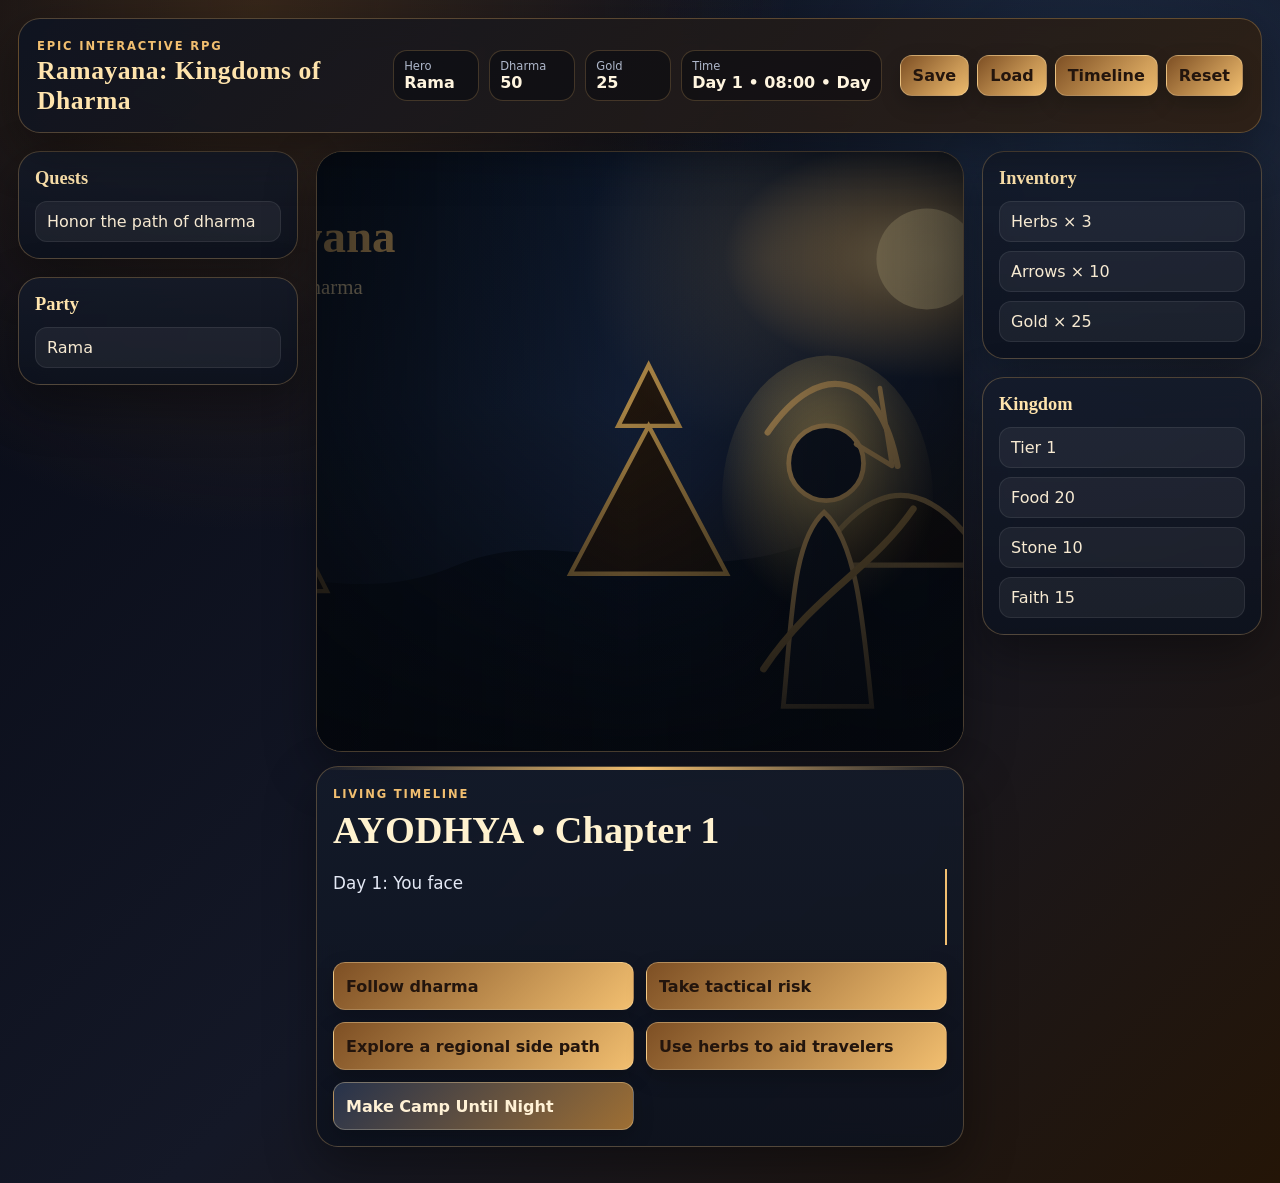
<file: index.html>
<!DOCTYPE html>
<html lang="en">
<head>
  <meta charset="UTF-8" />
  <meta name="viewport" content="width=device-width, initial-scale=1.0" />
  <title>Ramayana: Kingdoms of Dharma</title>
  <link rel="stylesheet" href="styles.css" />
  <link rel="icon" type="image/x-icon" href="ramayana_favicon.ico" />
</head>
<body>
  <div id="app" class="game-shell" data-phase="day">
    <header class="topbar" aria-label="Player and world status">
      <div class="brand-block">
        <span class="eyebrow">Epic Interactive RPG</span>
        <h1>Ramayana: Kingdoms of Dharma</h1>
      </div>
      <dl class="topbar-stats">
        <div><dt>Hero</dt><dd id="playerName">Rama</dd></div>
        <div><dt>Dharma</dt><dd id="dharmaValue">50</dd></div>
        <div><dt>Gold</dt><dd id="goldValue">25</dd></div>
        <div><dt>Time</dt><dd id="timeValue">Day 1 • 08:00 • Day</dd></div>
      </dl>
      <div class="topbar-actions">
        <button id="saveBtn" type="button">Save</button>
        <button id="loadBtn" type="button">Load</button>
        <button id="timelineBtn" type="button">Timeline</button>
        <button id="resetBtn" type="button">Reset</button>
      </div>
    </header>

    <aside class="side-panel left-panel" aria-label="Quests and party">
      <section class="panel-card">
        <h2>Quests</h2>
        <ul id="questList" class="hud-list"></ul>
      </section>
      <section class="panel-card">
        <h2>Party</h2>
        <ul id="partyList" class="hud-list"></ul>
      </section>
    </aside>

    <main class="scene-stage" aria-live="polite">
      <div class="scene-image-wrap">
        <img id="bgImage" alt="Scene background" src="assets/images/fallback-scene.svg" />
        <img id="charImage" alt="Character portrait" src="assets/images/fallback-character.svg" />
        <div class="image-overlay"></div>
      </div>
      <article id="sceneCard" class="scene-card">
        <span class="scene-kicker">Living Timeline</span>
        <h2 id="sceneTitle"></h2>
        <p id="sceneText"></p>
        <div id="choices" class="choice-grid"></div>
      </article>
    </main>

    <aside class="side-panel right-panel" aria-label="Inventory and kingdom status">
      <section class="panel-card">
        <h2>Inventory</h2>
        <ul id="inventoryList" class="hud-list"></ul>
      </section>
      <section class="panel-card">
        <h2>Kingdom</h2>
        <ul id="kingdomStatus" class="hud-list"></ul>
      </section>
    </aside>

    <section id="timelinePanel" class="timeline hidden">
      <div>
        <h2>Journey Timeline</h2>
        <ol id="timelineList"></ol>
      </div>
      <div>
        <h2>Receipts</h2>
        <ol id="receiptList"></ol>
      </div>
    </section>
  </div>

  <script type="module" src="script.js"></script>
</body>
</html>
</file>
<file: styles.css>
:root{
  --bg:#070b13;
  --panel:rgba(20,27,42,.84);
  --panel-strong:rgba(11,16,27,.94);
  --accent:#f2bf70;
  --accent-2:#9f6b2e;
  --text:#f4efe7;
  --muted:#aeb7ca;
  --danger:#b85b4d;
  --border:rgba(242,191,112,.28);
  --shadow:0 18px 50px rgba(0,0,0,.38);
}
*{box-sizing:border-box}
html{min-height:100%;background:var(--bg)}
body{margin:0;min-height:100vh;font-family:Inter,ui-sans-serif,system-ui,-apple-system,BlinkMacSystemFont,"Segoe UI",sans-serif;background:radial-gradient(circle at 20% 0%,rgba(111,71,28,.45),transparent 34%),radial-gradient(circle at 85% 12%,rgba(47,82,124,.35),transparent 32%),linear-gradient(135deg,#060914,#141827 55%,#241507);color:var(--text)}
button{font:inherit}
.game-shell{width:min(1500px,100%);min-height:100vh;margin:auto;padding:18px;display:grid;grid-template-columns:minmax(210px,280px) minmax(0,1fr) minmax(210px,280px);grid-template-rows:auto 1fr auto;gap:18px;transition:filter .45s ease,background .45s ease}
.game-shell[data-phase="night"]{filter:saturate(.85) brightness(.86)}
.topbar{grid-column:1/-1;display:grid;grid-template-columns:minmax(240px,1fr) auto auto;gap:18px;align-items:center;background:linear-gradient(135deg,rgba(15,20,33,.95),rgba(48,32,18,.88));padding:16px 18px;border:1px solid var(--border);border-radius:22px;box-shadow:var(--shadow);position:sticky;top:10px;z-index:10;backdrop-filter:blur(14px)}
.brand-block h1{font-family:Georgia,"Times New Roman",serif;font-size:clamp(1.35rem,2vw,2.2rem);margin:.1rem 0 0;color:#ffe4ad;letter-spacing:.02em}.eyebrow,.scene-kicker{text-transform:uppercase;letter-spacing:.16em;color:var(--accent);font-size:.72rem;font-weight:800}.topbar-stats{display:grid;grid-template-columns:repeat(4,max-content);gap:10px;margin:0}.topbar-stats div{min-width:86px;padding:8px 10px;border:1px solid rgba(242,191,112,.22);border-radius:14px;background:rgba(5,8,14,.45)}.topbar-stats dt{color:var(--muted);font-size:.72rem}.topbar-stats dd{margin:0;font-weight:800;color:#fff5df}.topbar-actions{display:flex;gap:8px;flex-wrap:wrap;justify-content:flex-end}.topbar button,.choice-button{background:linear-gradient(135deg,#7d4f24,var(--accent));border:1px solid rgba(255,236,190,.3);padding:10px 12px;border-radius:12px;font-weight:800;color:#23150d;cursor:pointer;box-shadow:0 8px 20px rgba(0,0,0,.22);transition:transform .18s ease,filter .18s ease,box-shadow .18s ease}.topbar button:hover,.choice-button:hover{transform:translateY(-2px);filter:brightness(1.08);box-shadow:0 13px 26px rgba(0,0,0,.28)}.topbar button:active,.choice-button:active{transform:translateY(0) scale(.98)}
.side-panel{display:flex;flex-direction:column;gap:18px}.panel-card,.scene-card,.timeline{background:linear-gradient(180deg,var(--panel),rgba(13,18,30,.9));border:1px solid var(--border);border-radius:22px;padding:16px;box-shadow:var(--shadow);backdrop-filter:blur(12px)}.panel-card h2,.timeline h2{margin:0 0 12px;font-family:Georgia,"Times New Roman",serif;color:#ffe4ad;font-size:1.15rem}.hud-list{list-style:none;margin:0;padding:0;display:grid;gap:9px}.hud-list li{padding:10px 11px;border-radius:12px;background:rgba(255,255,255,.055);border:1px solid rgba(255,255,255,.08);color:#f7ead2}.scene-stage{min-width:0;display:flex;flex-direction:column;gap:14px}.scene-image-wrap{position:relative;min-height:clamp(320px,47vw,620px);overflow:hidden;border-radius:26px;border:1px solid var(--border);box-shadow:var(--shadow);background:#080d17}.scene-image-wrap::after{content:"";position:absolute;inset:0;background:radial-gradient(circle at 70% 18%,rgba(242,191,112,.2),transparent 28%);pointer-events:none}#bgImage,#charImage{position:absolute;inset:0;width:100%;height:100%;object-fit:cover;transition:opacity .45s ease,transform .7s ease,filter .45s ease}#bgImage{transform:scale(1.015)}#charImage{width:min(38%,360px);left:auto;right:2%;object-fit:contain;object-position:bottom right;filter:drop-shadow(0 24px 30px rgba(0,0,0,.55));z-index:2}.image-fading{opacity:.25;transform:scale(1.04)}.image-overlay{position:absolute;inset:0;background:linear-gradient(90deg,rgba(4,7,12,.72),rgba(4,7,12,.15) 48%,rgba(4,7,12,.68)),linear-gradient(to top,rgba(5,8,14,.92),rgba(5,8,14,.08) 58%);z-index:3;pointer-events:none}.scene-card{position:relative;overflow:hidden}.scene-card::before{content:"";position:absolute;inset:0 0 auto;height:3px;background:linear-gradient(90deg,transparent,var(--accent),transparent)}.scene-enter{animation:sceneIn .38s ease both}.scene-card h2{font-family:Georgia,"Times New Roman",serif;font-size:clamp(1.8rem,3vw,3rem);margin:.35rem 0 .65rem;color:#fff2cf}.scene-card p{color:#e4e9f5;line-height:1.75;font-size:1.05rem;min-height:4.8rem}.choice-grid{display:grid;grid-template-columns:repeat(auto-fit,minmax(220px,1fr));gap:12px;margin-top:14px}.choice-button{text-align:left;min-height:48px}.choice-button-secondary{background:linear-gradient(135deg,#26324b,#9e6f34);color:#fff1d5}.typing{border-right:2px solid var(--accent);animation:blink .8s step-end infinite}.timeline{grid-column:1/-1;display:grid;grid-template-columns:1fr 1fr;gap:18px}.timeline.hidden{display:none}.timeline ol{margin:0;padding-left:1.25rem;color:#f8ead0}.timeline li{margin:.45rem 0}.timeline span{display:block;color:var(--muted);font-size:.82rem}@keyframes blink{50%{border-color:transparent}}@keyframes sceneIn{from{opacity:.55;transform:translateY(10px)}to{opacity:1;transform:translateY(0)}}
@media (max-width:1100px){.game-shell{grid-template-columns:1fr 1fr}.scene-stage{grid-column:1/-1;order:2}.left-panel{order:3}.right-panel{order:4}.timeline{order:5}.topbar{grid-template-columns:1fr}.topbar-stats{grid-template-columns:repeat(2,minmax(0,1fr))}.topbar-actions{justify-content:flex-start}}
@media (max-width:720px){.game-shell{display:flex;flex-direction:column;padding:10px}.topbar{position:static;border-radius:18px}.topbar-stats{grid-template-columns:1fr}.scene-image-wrap{min-height:360px}#charImage{width:54%;opacity:.82}.timeline{grid-template-columns:1fr}.choice-grid{grid-template-columns:1fr}}
</file>
